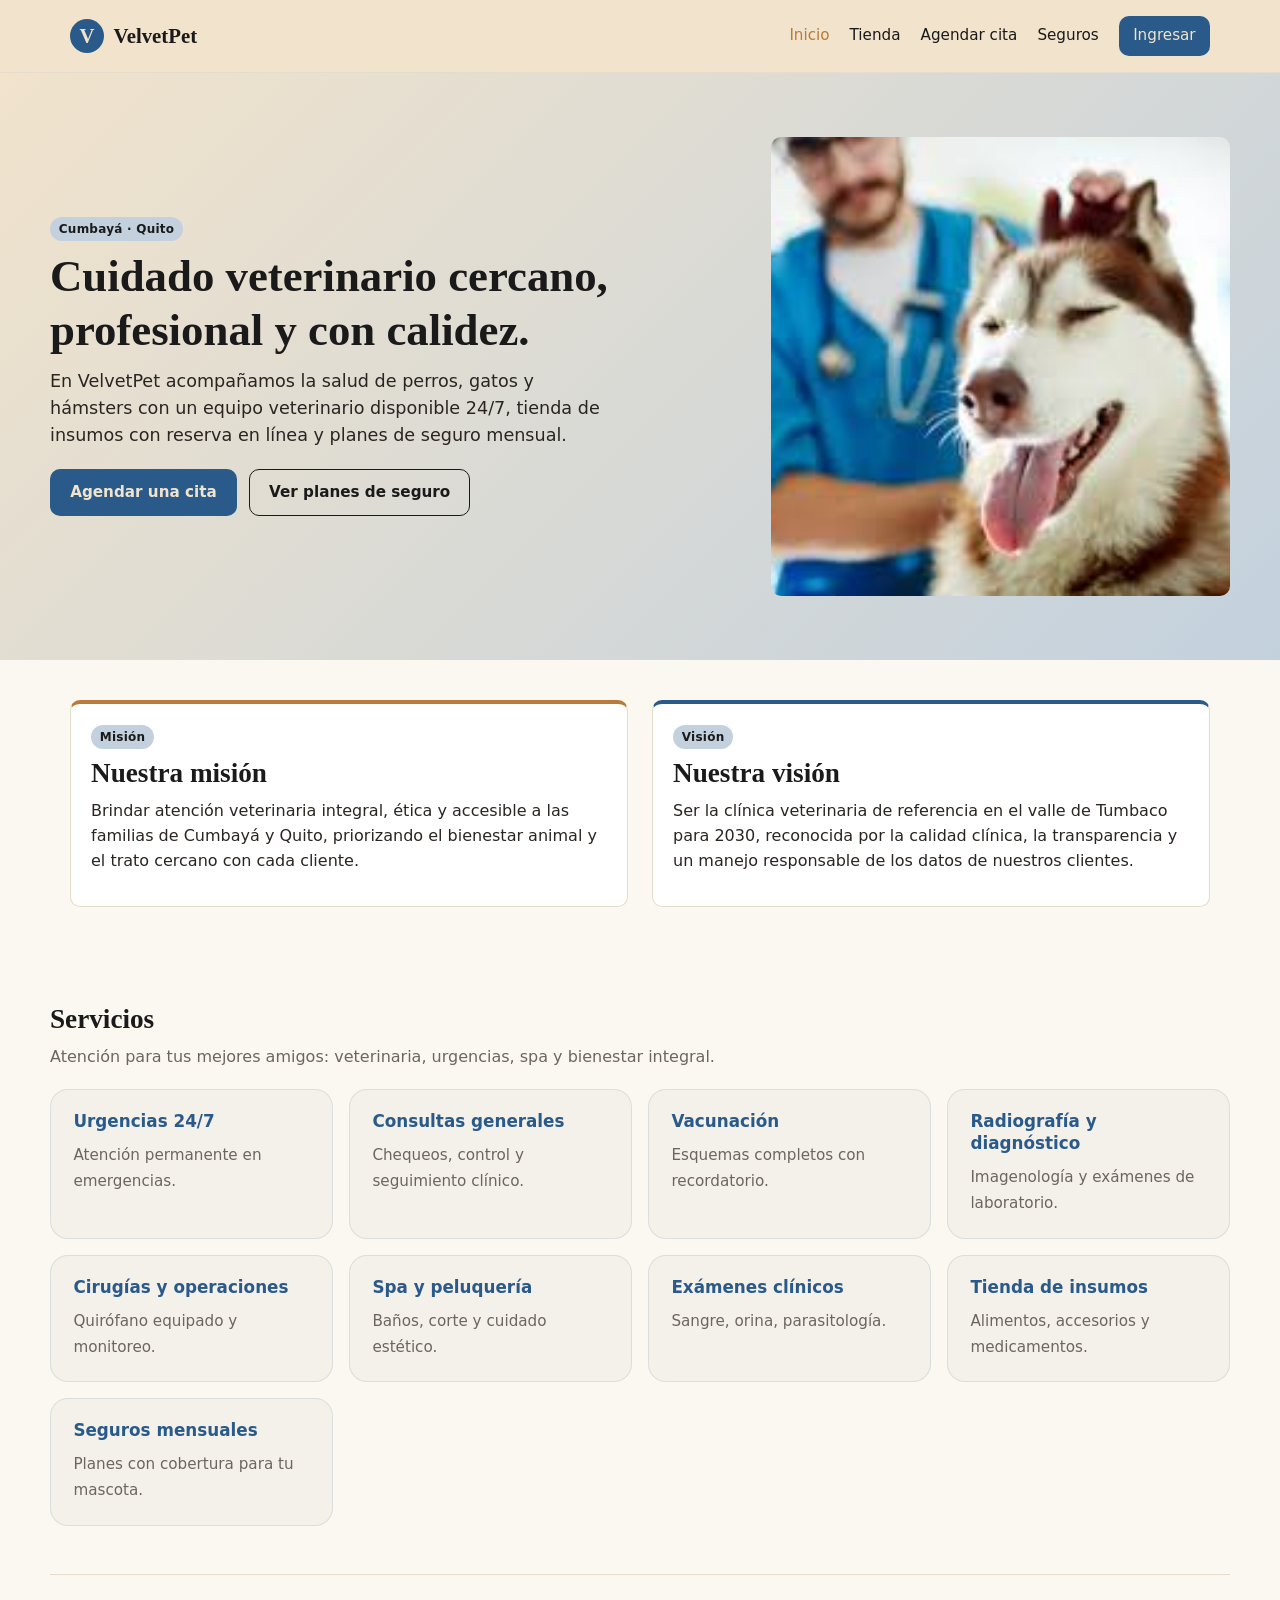
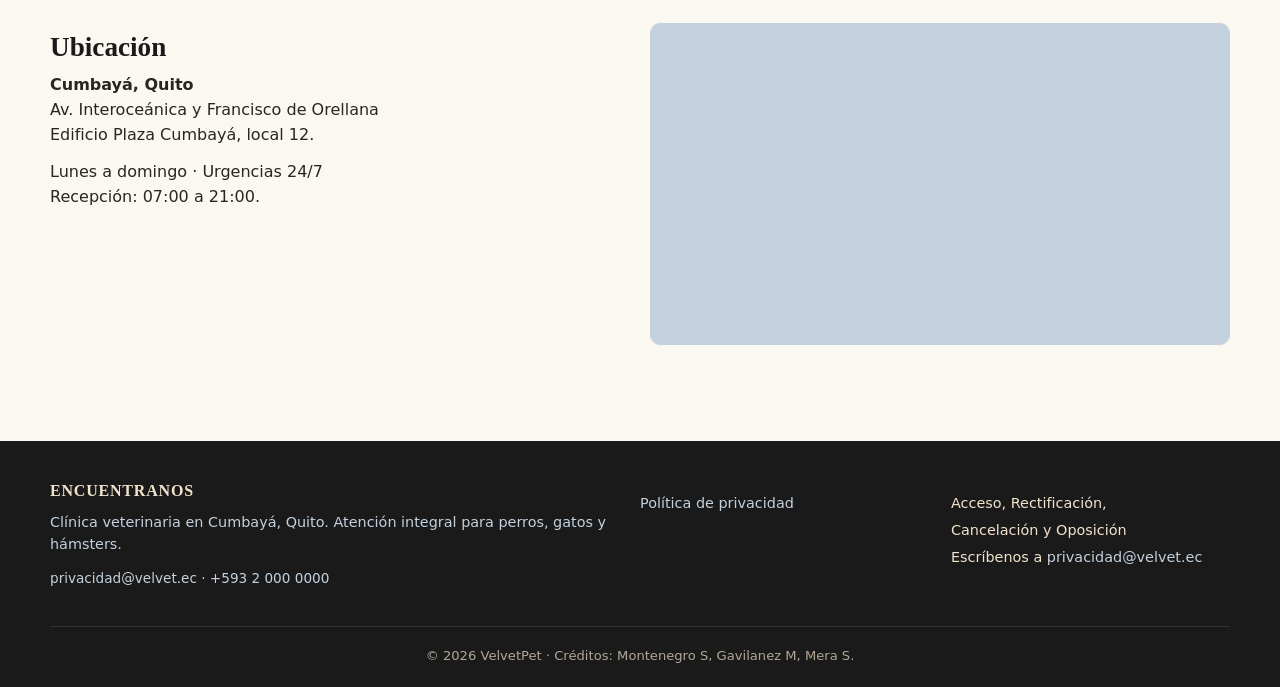
<file: index.html>
<!doctype html>
<html lang="es">
<head>
<meta charset="utf-8">
<meta name="viewport" content="width=device-width,initial-scale=1">
<title>VelvetPet · Clínica veterinaria en Cumbayá, Quito</title>
<meta name="description" content="Clínica veterinaria VelvetPet en Cumbayá. Consultas, vacunas, spa, radiografía, operaciones, tienda de insumos y seguros para tu mascota.">
<link rel="stylesheet" href="css/styles.css">
</head>
<body>
<header class="site-header">
  <nav class="nav">
    <a href="index.html" class="brand"><span class="brand-mark">V</span> VelvetPet</a>
    <button class="nav-toggle" aria-label="Abrir menú">☰</button>
    <div class="nav-links">
      <a href="index.html" class="active">Inicio</a>
      <a href="tienda.html">Tienda</a>
      <a href="citas.html">Agendar cita</a>
      <a href="seguros.html">Seguros</a>
      <a href="cuenta.html" class="nav-cta" data-nav-account>Ingresar</a>
    </div>
  </nav>
</header>

<section class="hero">
  <div class="hero-inner">
    <div>
      <span class="tag">Cumbayá · Quito</span>
      <h1 style="margin-top:.6rem">Cuidado veterinario cercano, profesional y con calidez.</h1>
      <p class="lead">En VelvetPet acompañamos la salud de perros, gatos y hámsters con un equipo veterinario disponible 24/7, tienda de insumos con reserva en línea y planes de seguro mensual.</p>
      <div class="hero-actions">
        <a href="citas.html" class="btn btn-primary">Agendar una cita</a>
        <a href="seguros.html" class="btn btn-ghost">Ver planes de seguro</a>
      </div>
    </div>
    <div class="hero-art" aria-hidden="true"> <img src="image1.png" alt="Clínica veterinaria VelvetPet" id="Imagen"></div>
  </div>
</section>

<section class="container">
  <div class="mv">
    <div class="card">
      <span class="tag">Misión</span>
      <h2>Nuestra misión</h2>
      <p>Brindar atención veterinaria integral, ética y accesible a las familias de Cumbayá y Quito, priorizando el bienestar animal y el trato cercano con cada cliente.</p>
    </div>
    <div class="card vision">
      <span class="tag">Visión</span>
      <h2>Nuestra visión</h2>
      <p>Ser la clínica veterinaria de referencia en el valle de Tumbaco para 2030, reconocida por la calidad clínica, la transparencia y un manejo responsable de los datos de nuestros clientes.</p>
    </div>
  </div>
</section>

<section class="container section">
  <h2>Servicios</h2>
  <p style="color:var(--color-muted);margin-bottom:1.2rem">Atención para tus mejores amigos: veterinaria, urgencias, spa y bienestar integral.</p>
  <ul class="services-list">
    <li class="service"><strong>Urgencias 24/7</strong><span>Atención permanente en emergencias.</span></li>
    <li class="service"><strong>Consultas generales</strong><span>Chequeos, control y seguimiento clínico.</span></li>
    <li class="service"><strong>Vacunación</strong><span>Esquemas completos con recordatorio.</span></li>
    <li class="service"><strong>Radiografía y diagnóstico</strong><span>Imagenología y exámenes de laboratorio.</span></li>
    <li class="service"><strong>Cirugías y operaciones</strong><span>Quirófano equipado y monitoreo.</span></li>
    <li class="service"><strong>Spa y peluquería</strong><span>Baños, corte y cuidado estético.</span></li>
    <li class="service"><strong>Exámenes clínicos</strong><span>Sangre, orina, parasitología.</span></li>
    <li class="service"><strong>Tienda de insumos</strong><span>Alimentos, accesorios y medicamentos.</span></li>
    <li class="service"><strong>Seguros mensuales</strong><span>Planes con cobertura para tu mascota.</span></li>
  </ul>
</section>

<section class="container section">
  <div class="grid grid-2">
    <div>
      <h2>Ubicación</h2>
      <p><strong>Cumbayá, Quito</strong><br>Av. Interoceánica y Francisco de Orellana<br>Edificio Plaza Cumbayá, local 12.</p>
      <p>Lunes a domingo · Urgencias 24/7<br>Recepción: 07:00 a 21:00.</p>
     
    </div>
    <div class="card" style="background:var(--color-sky);border-color:var(--color-sky);padding:0;overflow:hidden">
      <h3 style="padding:1rem 1.25rem;margin-bottom:0"></h3>
      <iframe
        src="https://www.google.com/maps/embed?pb=!1m18!1m12!1m3!1d63836.67848516195!2d-78.47673770542328!3d-0.2065080966112654!2m3!1f0!2f0!3f0!3m2!1i1024!2i768!4f13.1!3m3!1m2!1s0x91d5911fc4a2d301%3A0x75c0df62f9a789b0!2zQ3VtYmF5w6EsIFF1aXRv!5e0!3m2!1ses!2sec!4v1781117252379!5m2!1ses!2sec"
        width="100%"
        height="280"
        style="border:0;"
        allowfullscreen="" loading="lazy" referrerpolicy="no-referrer-when-downgrade"
      ></iframe>
    </div>
  </div>
</section>

<footer class="site-footer">
  <div class="footer-inner">
    <div>
      <h4>Encuentranos</h4>
      <p style="color:var(--color-sky);font-size:.9rem">Clínica veterinaria en Cumbayá, Quito. Atención integral para perros, gatos y hámsters.</p>
      <p style="font-size:.85rem;color:var(--color-sky);margin-top:.5rem">privacidad@velvet.ec · +593 2 000 0000</p>
    </div>
    <div>
      <h4></h4>
      <ul>
        <li><a href="docs/POLÍTICA DE PRIVACIDAD .pdf" target="_blank" rel="noopener">Política de privacidad</a></li>
      </ul>
    </div>
    <div>
      <h4></h4>
      <ul>
        <li>Acceso, Rectificación,</li>
        <li>Cancelación y Oposición</li>
        <li>Escríbenos a <a href="mailto:privacidad@velvet.ec">privacidad@velvet.ec</a></li>
      </ul>
    </div>
  </div>
  <div class="footer-bottom">
    © 2026 VelvetPet · Créditos: Montenegro S, Gavilanez M, Mera S.
  </div>
</footer>

<script src="js/common.js"></script>
</body>
</html>
</file>
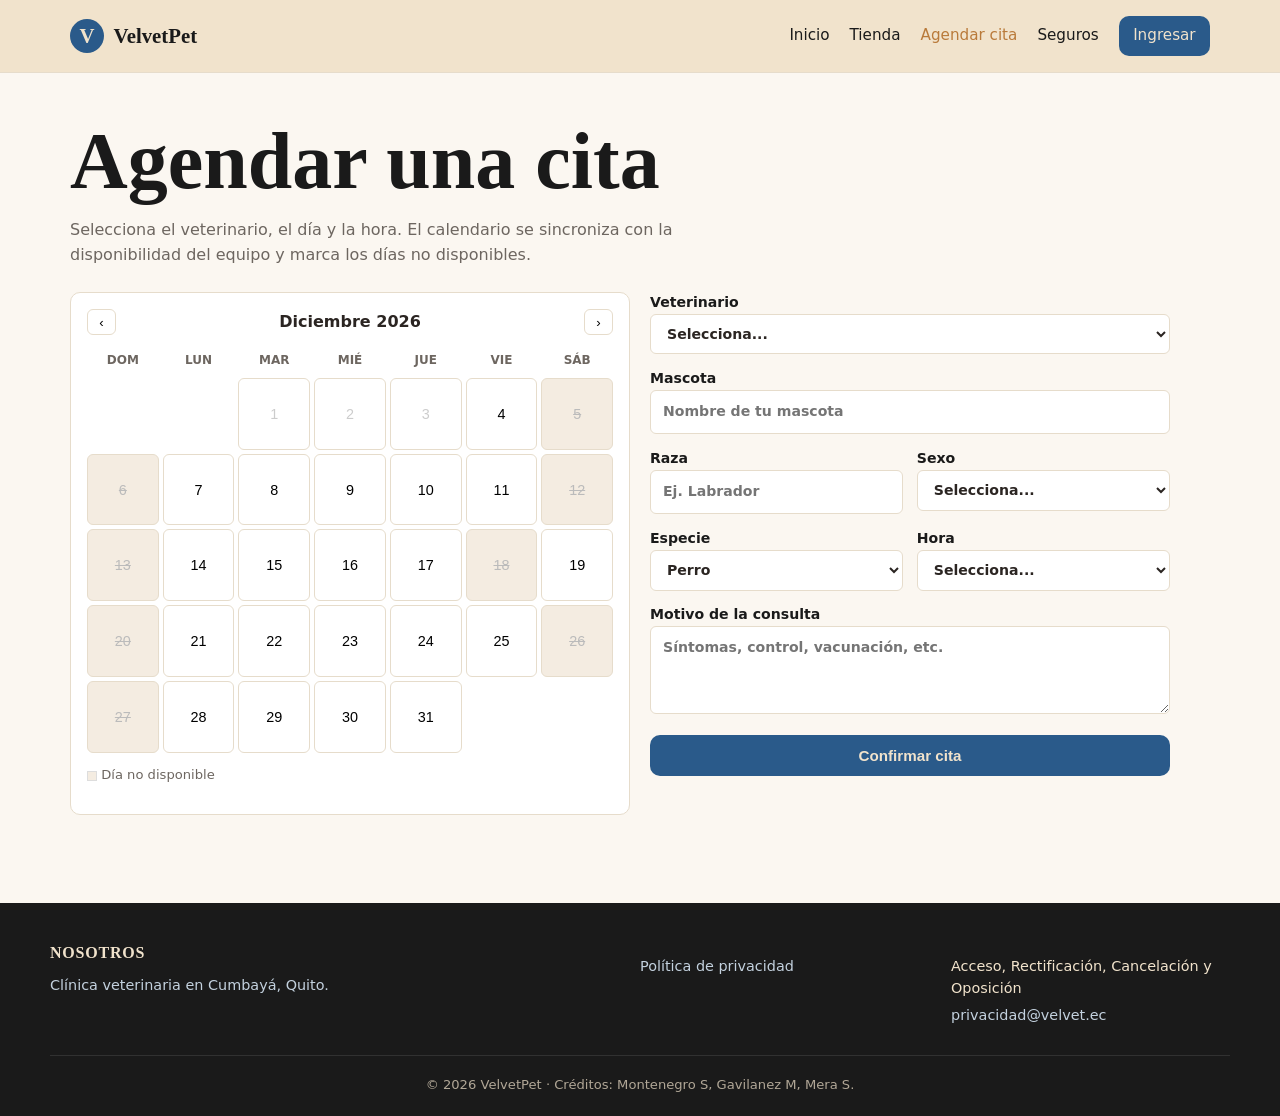
<file: citas.html>
<!doctype html>
<html lang="es">
<head>
<meta charset="utf-8">
<meta name="viewport" content="width=device-width,initial-scale=1">
<title>Agendar cita · VelvetPet</title>
<meta name="description" content="Agenda una cita veterinaria con disponibilidad sincronizada con nuestro equipo.">
<link rel="stylesheet" href="css/styles.css">
</head>
<body>
<header class="site-header">
  <nav class="nav">
    <a href="index.html" class="brand"><span class="brand-mark">V</span> VelvetPet</a>
    <button class="nav-toggle" aria-label="Abrir menú">☰</button>
    <div class="nav-links">
      <a href="index.html">Inicio</a>
      <a href="tienda.html">Tienda</a>
      <a href="citas.html" class="active">Agendar cita</a>
      <a href="seguros.html">Seguros</a>
      <a href="cuenta.html" class="nav-cta" data-nav-account>Ingresar</a>
    </div>
  </nav>
</header>

<section class="container">
  <h1>Agendar una cita</h1>
  <p style="max-width:680px;color:var(--color-muted)">Selecciona el veterinario, el día y la hora. El calendario se sincroniza con la disponibilidad del equipo y marca los días no disponibles.</p>

  <div class="grid grid-2" style="margin-top:1.5rem;align-items:start">
    <div class="calendar">
      <div class="cal-head">
        <button id="cal-prev" type="button">‹</button>
        <strong id="cal-title"></strong>
        <button id="cal-next" type="button">›</button>
      </div>
      <div class="cal-grid" id="cal-grid"></div>
      <p style="margin-top:.8rem;font-size:.82rem;color:var(--color-muted)">
        <span style="display:inline-block;width:10px;height:10px;background:#f4ece1;border:1px solid #ddd;vertical-align:middle"></span>
        Día no disponible
      </p>
    </div>

    <form class="form" id="appt-form">
      <label>Veterinario
        <select id="vet" required>
          <option value="">Selecciona...</option>
          <option value="Dra. Andrea Salazar">Dra. Andrea Salazar (medicina general)</option>
          <option value="Dr. Felipe Cárdenas">Dr. Felipe Cárdenas (cirugía)</option>
          <option value="Dra. Lucía Mera">Dra. Lucía Mera (dermatología y spa)</option>
        </select>
      </label>
      <label>Mascota
        <input type="text" id="pet" placeholder="Nombre de tu mascota" required>
      </label>
      <div class="row">
        <label>Raza
          <input type="text" id="breed" placeholder="Ej. Labrador" required>
        </label>
        <label>Sexo
          <select id="sex" required>
            <option value="">Selecciona...</option>
            <option value="Macho">Macho</option>
            <option value="Hembra">Hembra</option>
          </select>
        </label>
      </div>
      <div class="row">
        <label>Especie
          <select id="species" required>
            <option>Perro</option><option>Gato</option><option>Hámster</option>
          </select>
        </label>
        <label>Hora
          <select id="time" required>
            <option value="">Selecciona...</option>
            <option>08:00</option><option>09:00</option><option>10:00</option>
            <option>11:00</option><option>14:00</option><option>15:00</option>
            <option>16:00</option><option>17:00</option>
          </select>
        </label>
      </div>
      <label>Motivo de la consulta
        <textarea id="reason" rows="3" placeholder="Síntomas, control, vacunación, etc."></textarea>
      </label>
      <p id="selected-date" class="notice info" style="display:none"></p>
      <button class="btn btn-primary" type="submit">Confirmar cita</button>
    </form>
  </div>
</section>

<footer class="site-footer">
  <div class="footer-inner">
    <div><h4>Nosotros</h4><p style="color:var(--color-sky);font-size:.9rem">Clínica veterinaria en Cumbayá, Quito.</p></div>
    <div><h4></h4><ul>
      <li><a href="docs/POLÍTICA DE PRIVACIDAD .pdf" target="_blank">Política de privacidad</a></li>
    </ul></div>
    <div><h4></h4><ul>
      <li>Acceso, Rectificación, Cancelación y Oposición</li>
      <li><a href="mailto:privacidad@velvet.ec">privacidad@velvet.ec</a></li>
    </ul></div>
  </div>
  <div class="footer-bottom">© 2026 VelvetPet · Créditos: Montenegro S, Gavilanez M, Mera S.</div>
</footer>

<script src="js/common.js"></script>
<script src="js/citas.js"></script>
</body>
</html>
</file>
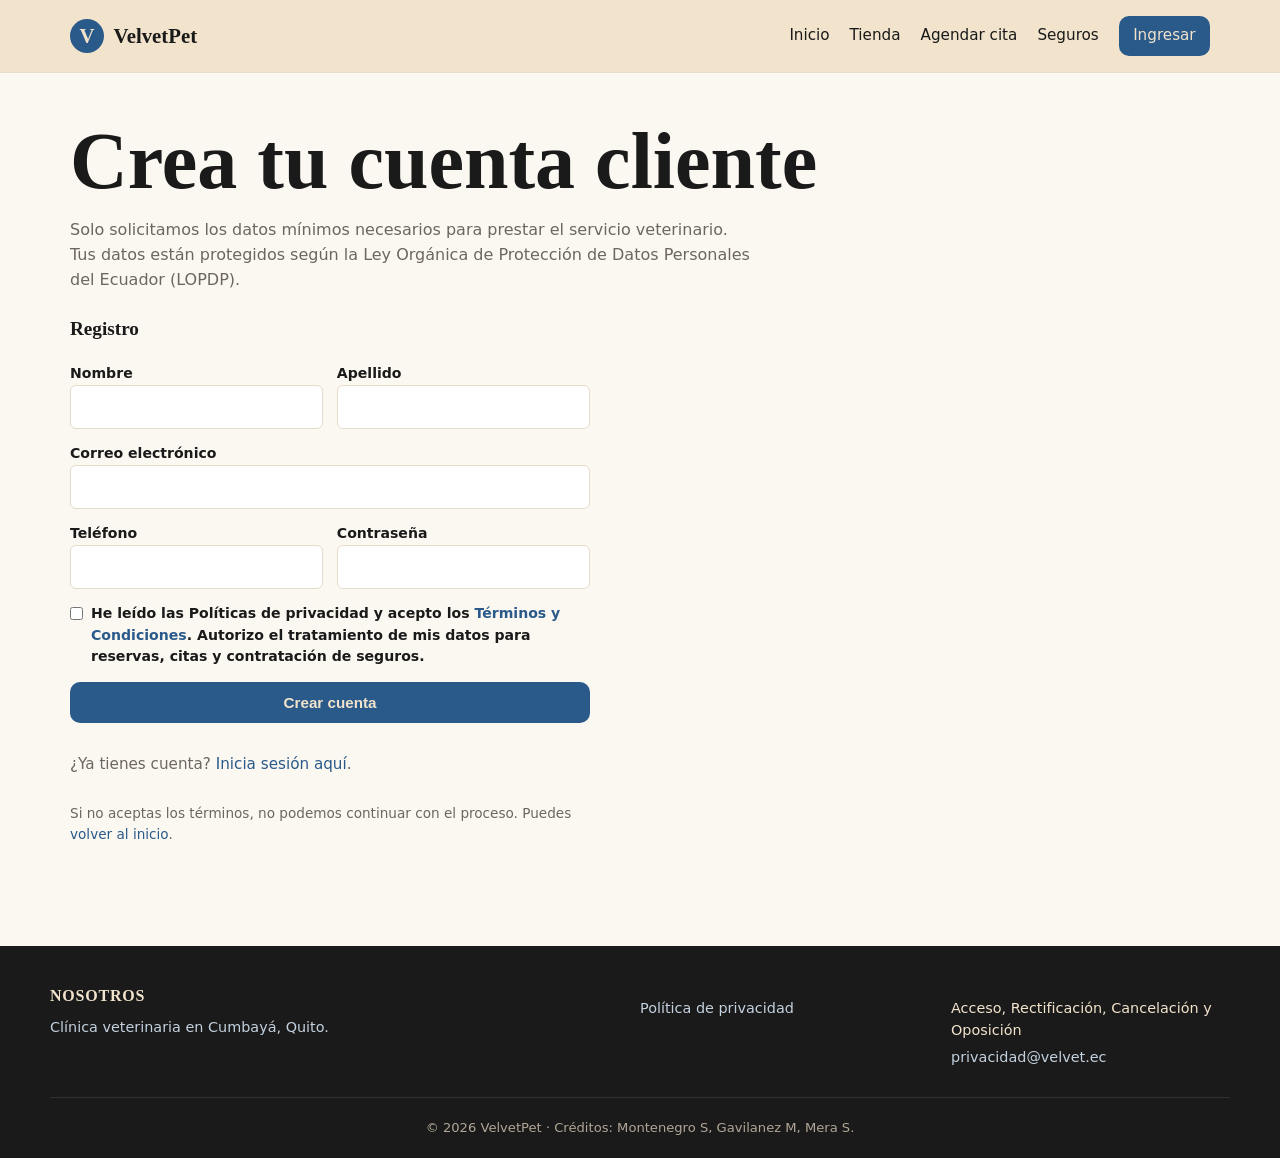
<file: cuenta.html>
<!doctype html>
<html lang="es">
<head>
<meta charset="utf-8">
<meta name="viewport" content="width=device-width,initial-scale=1">
<title>Mi cuenta · VelvetPet</title>
<meta name="description" content="Crea tu cuenta o accede a tu historial clínico en VelvetPet.">
<link rel="stylesheet" href="css/styles.css">
</head>
<body>
<header class="site-header">
  <nav class="nav">
    <a href="index.html" class="brand"><span class="brand-mark">V</span> VelvetPet</a>
    <button class="nav-toggle" aria-label="Abrir menú">☰</button>
    <div class="nav-links">
      <a href="index.html">Inicio</a>
      <a href="tienda.html">Tienda</a>
      <a href="citas.html">Agendar cita</a>
      <a href="seguros.html">Seguros</a>
      <a href="cuenta.html" class="nav-cta active" data-nav-account>Ingresar</a>
    </div>
  </nav>
</header>

<section class="container" id="auth-view">
  <h1 id="auth-title">Crea tu cuenta cliente</h1>
  <p style="max-width:680px;color:var(--color-muted)" id="auth-sub">Solo solicitamos los datos mínimos necesarios para prestar el servicio veterinario. Tus datos están protegidos según la Ley Orgánica de Protección de Datos Personales del Ecuador (LOPDP).</p>

  <div class="grid grid-2" style="margin-top:1.5rem;align-items:start">
    <form class="form" id="register-form">
      <h3>Registro</h3>
      <div class="row">
        <label>Nombre <input id="r-name" required maxlength="60"></label>
        <label>Apellido <input id="r-last" required maxlength="60"></label>
      </div>
      <label>Correo electrónico <input type="email" id="r-email" required></label>
      <div class="row">
        <label>Teléfono <input type="tel" id="r-phone" required pattern="[0-9]{7,10}"></label>
        <label>Contraseña <input type="password" id="r-pass" required minlength="6"></label>
      </div>
      <div class="checkbox">
        <input type="checkbox" id="r-terms" required>
        <label for="r-terms">He leído las Políticas de privacidad</a> y acepto los <a href="docs/POLÍTICA DE PRIVACIDAD .pdf" target="_blank">Términos y Condiciones</a>. Autorizo el tratamiento de mis datos para reservas, citas y contratación de seguros.</label>
      </div>
      <button class="btn btn-primary" type="submit">Crear cuenta</button>
      <p id="register-message" style="font-size:.9rem;color:#a33;margin-top:.9rem;display:none"></p>
      <p style="margin-top:1rem;font-size:.95rem;color:var(--color-muted)">¿Ya tienes cuenta? <a href="login.html">Inicia sesión aquí</a>.</p>
      <p style="font-size:.85rem;color:var(--color-muted)">Si no aceptas los términos, no podemos continuar con el proceso. Puedes <a href="index.html">volver al inicio</a>.</p>
    </form>
  </div>
</section>

<section class="container" id="dash-view" style="display:none">
  <h1>Mi cuenta</h1>
  <div class="dash-grid" style="margin-top:1rem">
    <aside class="dash-side">
      <h3 id="dash-name"></h3>
      <p class="user-email" id="dash-email"></p>
  
      <hr style="border:0;border-top:1px solid var(--color-line);margin:1rem 0">
      <button class="btn btn-ghost" id="logout-btn" style="width:100%;margin-bottom:.5rem">Cerrar sesión</button>

    </aside>

    <div>
      <div class="card" style="margin-bottom:1rem">
        <h3>Citas agendadas</h3>
        <div id="appt-list"></div>
      </div>
      <div class="card" style="margin-bottom:1rem">
        <h3>Reservas de productos</h3>
        <div id="res-list"></div>
      </div>
      <div class="card" style="margin-bottom:1rem">
        <h3>Seguros activos</h3>
        <div id="ins-list"></div>
      </div>
      <div class="card">
        <h3>Historial clínico por mascota</h3>
        <p style="color:var(--color-muted);font-size:.95rem;margin-bottom:1rem">Filtra y revisa el historial clínico de tus mascotas basado en las citas y registros guardados.</p>
        <div class="form" style="margin-bottom:1rem">
          <div class="row">
            <label>Mascota
              <select id="history-pet"></select>
            </label>
            <label>Filtro
              <select id="history-filter">
                <option value="all">Todo</option>
                <option value="vacunas">Vacunas</option>
                <option value="diagnosticos">Diagnósticos</option>
                <option value="solicitudes">Solicitudes</option>
              </select>
            </label>
          </div>
        </div>
        <div id="hist-list"></div>
      </div>
    </div>
  </div>
</section>

<footer class="site-footer">
  <div class="footer-inner">
    <div><h4>Nosotros</h4><p style="color:var(--color-sky);font-size:.9rem">Clínica veterinaria en Cumbayá, Quito.</p></div>
    <div><h4></h4><ul>
      <li><a href="docs/POLÍTICA DE PRIVACIDAD .pdf" target="_blank">Política de privacidad</a></li>
    </ul></div>
    <div><h4></h4><ul>
      <li>Acceso, Rectificación, Cancelación y Oposición</li>
      <li><a href="mailto:privacidad@velvet.ec">privacidad@velvet.ec</a></li>
    </ul></div>
  </div>
  <div class="footer-bottom">© 2026 VelvetPet · Créditos: Montenegro S, Gavilanez M, Mera S.</div>
</footer>

<script src="js/common.js"></script>
<script src="js/cuenta.js"></script>
</body>
</html>
</file>
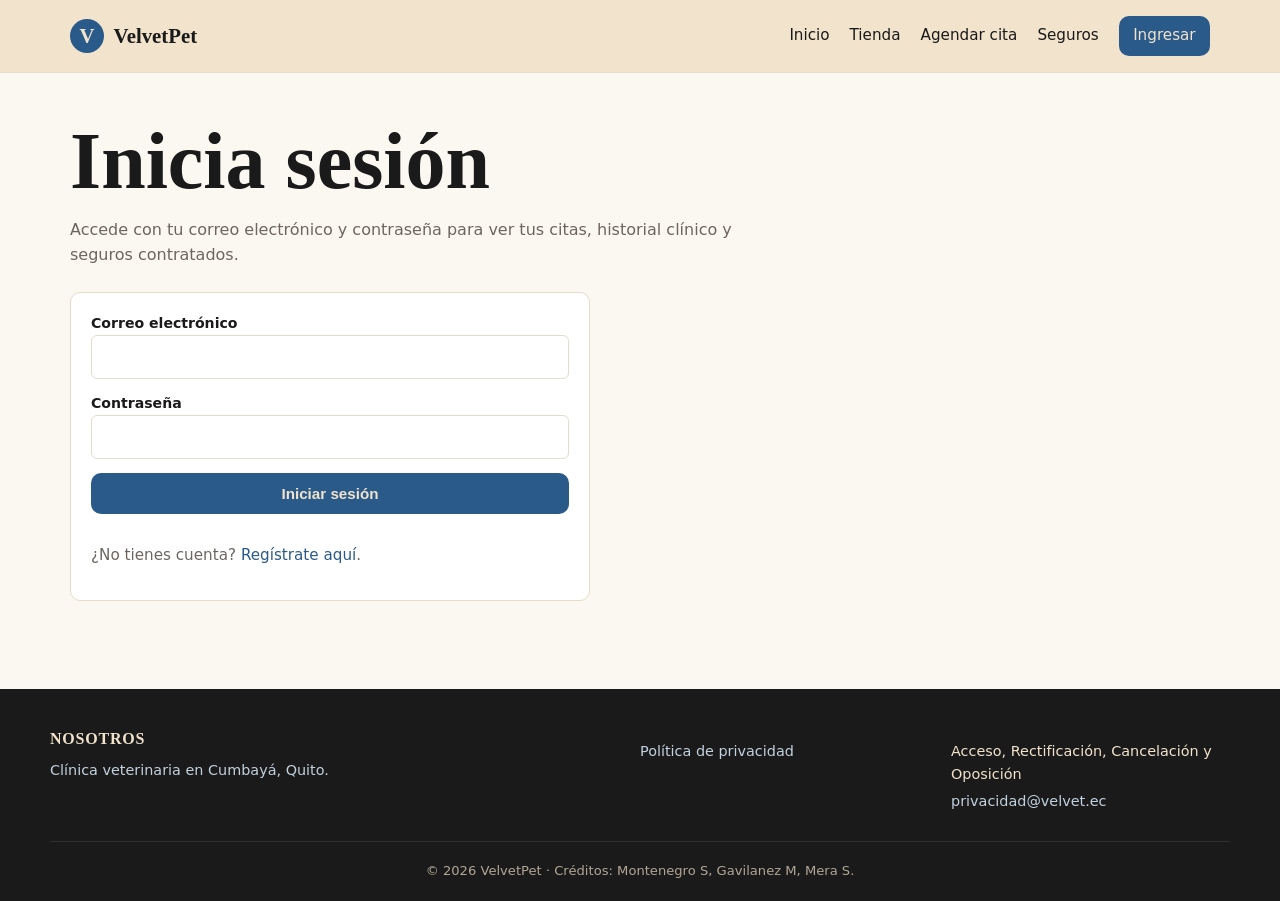
<file: login.html>
<!doctype html>
<html lang="es">
<head>
<meta charset="utf-8">
<meta name="viewport" content="width=device-width,initial-scale=1">
<title>Iniciar sesión · VelvetPet</title>
<meta name="description" content="Inicia sesión en VelvetPet para agendar citas, revisar tu historial y contratar seguros.">
<link rel="stylesheet" href="css/styles.css">
</head>
<body>
<header class="site-header">
  <nav class="nav">
    <a href="index.html" class="brand"><span class="brand-mark">V</span> VelvetPet</a>
    <button class="nav-toggle" aria-label="Abrir menú">☰</button>
    <div class="nav-links">
      <a href="index.html">Inicio</a>
      <a href="tienda.html">Tienda</a>
      <a href="citas.html">Agendar cita</a>
      <a href="seguros.html">Seguros</a>
      <a href="cuenta.html" class="nav-cta" data-nav-account>Mi cuenta</a>
    </div>
  </nav>
</header>

<section class="container">
  <h1 id="login-heading">Inicia sesión</h1>
  <p id="login-description" style="max-width:680px;color:var(--color-muted)">Accede con tu correo electrónico y contraseña para ver tus citas, historial clínico y seguros contratados.</p>
  <div class="card" style="max-width:520px;margin-top:1.5rem">
    <form class="form" id="login-form">
      <label>Correo electrónico <input type="email" id="l-email" required></label>
      <label>Contraseña <input type="password" id="l-pass" required></label>
      <button class="btn btn-primary" type="submit">Iniciar sesión</button>
      <p style="margin-top:1rem;font-size:.95rem;color:var(--color-muted)">¿No tienes cuenta? <a href="cuenta.html">Regístrate aquí</a>.</p>
    </form>
  </div>
</section>

<footer class="site-footer">
  <div class="footer-inner">
    <div><h4>Nosotros</h4><p style="color:var(--color-sky);font-size:.9rem">Clínica veterinaria en Cumbayá, Quito.</p></div>
    <div><h4></h4><ul>
      <li><a href="docs/POLÍTICA DE PRIVACIDAD .pdf" target="_blank">Política de privacidad</a></li>
    </ul></div>
    <div><h4></h4><ul>
      <li>Acceso, Rectificación, Cancelación y Oposición</li>
      <li><a href="mailto:privacidad@velvet.ec">privacidad@velvet.ec</a></li>
    </ul></div>
  </div>
  <div class="footer-bottom">© 2026 VelvetPet · Créditos: Montenegro S, Gavilanez M, Mera S.</div>
</footer>

<script src="js/common.js"></script>
<script src="js/login.js"></script>
</body>
</html>
</file>
<file: css/styles.css>
/* VelvetPet - Paleta basada en imagen de referencia */
:root{
  --color-ink:#1a1a1a;
  --color-caramel:#b97a3a;
  --color-cream:#f1e3cc;
  --color-sky:#c3d1de;
  --color-blue:#2a5a8a;
  --color-bg:#fbf7f1;
  --color-text:#2b2522;
  --color-muted:#6d6660;
  --color-line:#e6dccb;
  --radius:10px;
  --shadow:0 2px 10px rgba(26,26,26,.06);
  --font-head:Georgia, 'Times New Roman', serif;
  --font-body:'Segoe UI', system-ui, -apple-system, sans-serif;
}
*{box-sizing:border-box;margin:0;padding:0}
html,body{height:100%}
body{
  font-family:var(--font-body);
  color:var(--color-text);
  background:var(--color-bg);
  line-height:1.55;
}
a{color:var(--color-blue);text-decoration:none}
a:hover{text-decoration:underline}
h1,h2,h3,h4{font-family:var(--font-head);color:var(--color-ink);line-height:1.2;margin-bottom:.6rem}
h1{font-size:5rem}
h2{font-size:1.7rem;margin-top:.5rem}
h3{font-size:1.2rem}
p{margin-bottom:.8rem}
img{max-width:100%;display:block}

/* Header */
.site-header{
  background:var(--color-cream);
  border-bottom:1px solid var(--color-line);
}
.nav{
  max-width:1180px;margin:0 auto;padding:1rem 1.25rem;
  display:flex;align-items:center;justify-content:space-between;gap:1rem;
}
.brand{display:flex;align-items:center;gap:.6rem;font-family:var(--font-head);font-size:1.3rem;color:var(--color-ink);font-weight:700}
.brand-mark{
  width:34px;height:34px;border-radius:50%;
  background:var(--color-blue);color:var(--color-cream);
  display:grid;place-items:center;font-weight:700;font-family:var(--font-head);
}
.nav-links{display:flex;gap:1.25rem;flex-wrap:wrap;align-items:center}
.nav-links a{color:var(--color-ink);font-weight:500;font-size:.95rem}
.nav-links a.active{color:var(--color-caramel)}
.nav-cta{
  background:var(--color-blue);color:var(--color-cream)!important;
  padding:.5rem .9rem;border-radius:var(--radius);font-weight:600;
}
.nav-cta:hover{background:var(--color-ink);text-decoration:none}
.nav-toggle{display:none;background:none;border:0;font-size:1.4rem;cursor:pointer;color:var(--color-ink)}

/* Layout */
.container{max-width:1180px;margin:0 auto;padding:2.5rem 1.25rem}
.section{padding:3rem 0}
.section + .section{border-top:1px solid var(--color-line)}

/* Hero */
.hero{
  background:linear-gradient(135deg,var(--color-cream) 0%, var(--color-sky) 100%);
  padding:4rem 1.25rem;
}
.hero-inner{max-width:1180px;margin:0 auto;display:grid;grid-template-columns:1.2fr .8fr;gap:2rem;align-items:center}
.hero h1{font-size:2.8rem;color:var(--color-ink)}
.hero p.lead{font-size:1.1rem;color:var(--color-text);max-width:560px}
.hero-actions{margin-top:1.2rem;display:flex;gap:.75rem;flex-wrap:wrap}
.hero-art{
  position:relative;
  aspect-ratio:1/1;border-radius:var(--radius);
  overflow:hidden;
  background:var(--color-blue);
  display:grid;
  place-items:center;
}
.hero-art img{
  width:100%;
  height:100%;
  object-fit:cover;
  display:block;
}

/* Buttons */
.btn{
  display:inline-block;padding:.7rem 1.2rem;border-radius:var(--radius);
  border:1px solid transparent;font-weight:600;cursor:pointer;font-size:.95rem;
  transition:all .15s ease;
}
.btn-primary{background:var(--color-blue);color:var(--color-cream)}
.btn-primary:hover{background:var(--color-ink);text-decoration:none;color:var(--color-cream)}
.btn-secondary{background:var(--color-caramel);color:#fff}
.btn-secondary:hover{background:#9b6630;text-decoration:none;color:#fff}
.btn-ghost{background:transparent;border-color:var(--color-ink);color:var(--color-ink)}
.btn-ghost:hover{background:var(--color-ink);color:var(--color-cream);text-decoration:none}
.btn[disabled]{opacity:.5;cursor:not-allowed}

/* Cards / grid simple */
.grid{display:grid;gap:1.25rem}
.grid-3{grid-template-columns:repeat(3,1fr)}
.grid-2{grid-template-columns:repeat(2,1fr)}
.card{
  background:#fff;border:1px solid var(--color-line);
  border-radius:var(--radius);padding:1.25rem;
}
.card h3{color:var(--color-blue)}
.tag{display:inline-block;background:var(--color-sky);color:var(--color-ink);
  padding:.15rem .55rem;border-radius:999px;font-size:.75rem;font-weight:600;letter-spacing:.02em}

/* Services list */
.services-list{
  display:grid;
  grid-template-columns:repeat(auto-fit,minmax(240px,1fr));
  gap:1rem;
  list-style:none;
  padding:0;
  margin:0;
}
.services-list .service{
  padding:1.3rem 1.4rem;
  background:rgba(243,239,233,.85);
  border:1px solid rgba(42,90,138,.12);
  border-radius:18px;
  display:flex;
  flex-direction:column;
  gap:.65rem;
  min-height:120px;
  transition:transform .2s ease, box-shadow .2s ease, background .2s ease;
}
.services-list .service:hover{
  transform:translateY(-2px);
  box-shadow:0 14px 28px rgba(42,90,138,.12);
  background:rgba(255,255,255,.95);
}
.services-list .service strong{color:var(--color-blue);font-size:1.05rem;line-height:1.3}
.services-list .service span{font-size:.95rem;color:var(--color-muted);line-height:1.7}

/* Mision / vision */
.mv{display:grid;grid-template-columns:1fr 1fr;gap:1.5rem}
.mv .card{border-top:4px solid var(--color-caramel)}
.mv .card.vision{border-top-color:var(--color-blue)}

/* Forms */
.form{display:grid;gap:.85rem;max-width:520px}
.form label{font-size:.88rem;font-weight:600;color:var(--color-ink)}
.form input, .form select, .form textarea{
  width:100%;padding:.65rem .75rem;border:1px solid var(--color-line);
  border-radius:6px;background:#fff;font:inherit;color:var(--color-text);
}
.form input:focus, .form select:focus, .form textarea:focus{
  outline:2px solid var(--color-sky);border-color:var(--color-blue);
}
.form .row{display:grid;grid-template-columns:1fr 1fr;gap:.85rem}
.checkbox{display:flex;gap:.5rem;align-items:flex-start;font-size:.9rem;color:var(--color-text)}
.checkbox input{width:auto;margin-top:.25rem}

/* Table */
.table{width:100%;border-collapse:collapse;background:#fff;border:1px solid var(--color-line);border-radius:var(--radius);overflow:hidden}
.table th,.table td{padding:.75rem .9rem;text-align:left;border-bottom:1px solid var(--color-line);font-size:.92rem}
.table th{background:var(--color-cream);color:var(--color-ink);font-weight:600}

/* Calendar */
.calendar{background:#fff;border:1px solid var(--color-line);border-radius:var(--radius);padding:1rem}
.cal-head{display:flex;justify-content:space-between;align-items:center;margin-bottom:.75rem}
.cal-head button{background:none;border:1px solid var(--color-line);padding:.3rem .7rem;border-radius:6px;cursor:pointer}
.cal-grid{display:grid;grid-template-columns:repeat(7,1fr);gap:4px}
.cal-day-name{font-size:.75rem;color:var(--color-muted);text-align:center;padding:.25rem 0;font-weight:600;text-transform:uppercase}
.cal-day{
  aspect-ratio:1/1;display:grid;place-items:center;font-size:.9rem;
  border:1px solid var(--color-line);border-radius:6px;cursor:pointer;background:#fff;
}
.cal-day.empty{background:transparent;border:0;cursor:default}
.cal-day.unavailable{background:#f4ece1;color:#bbb;cursor:not-allowed;text-decoration:line-through}
.cal-day.available:hover{background:var(--color-sky)}
.cal-day.selected{background:var(--color-blue);color:#fff;border-color:var(--color-blue)}
.cal-day.past{color:#ccc;cursor:not-allowed}

/* Shop */
.shop-grid{display:grid;grid-template-columns:repeat(3,1fr);gap:1.25rem}
.product{background:#fff;border:1px solid var(--color-line);border-radius:var(--radius);padding:1rem}
.product .thumb{
  aspect-ratio:4/3;
  border-radius:12px;
  margin-bottom:.9rem;
  overflow:hidden;
  background:var(--color-sky);
}
.product .thumb img{
  width:100%;
  height:100%;
  object-fit:cover;
  display:block;
}
.product h4{margin-bottom:.35rem;color:var(--color-ink);font-family:var(--font-head)}
.product .price{color:var(--color-caramel);font-weight:700;font-size:1.05rem;margin:.4rem 0}

/* Plans (insurance) */
.plans{display:grid;grid-template-columns:repeat(3,1fr);gap:1.25rem}
.plan{background:#fff;border:1px solid var(--color-line);border-radius:var(--radius);padding:1.5rem;display:flex;flex-direction:column}
.plan.featured{border-color:var(--color-blue);border-width:2px}
.plan h3{color:var(--color-ink)}
.plan .price{font-size:2rem;font-family:var(--font-head);color:var(--color-blue);margin:.5rem 0}
.plan ul{list-style:none;margin:1rem 0;flex:1}
.plan ul li{padding:.4rem 0;border-bottom:1px dashed var(--color-line);font-size:.92rem}
.plan ul li:before{content:"✓ ";color:var(--color-caramel);font-weight:700}

/* Footer */
.site-footer{
  background:var(--color-ink);color:var(--color-cream);
  padding:2.5rem 1.25rem 1.25rem;margin-top:3rem;
}
.footer-inner{max-width:1180px;margin:0 auto;display:grid;grid-template-columns:2fr 1fr 1fr;gap:2rem}
.site-footer h4{color:var(--color-cream);font-family:var(--font-head);margin-bottom:.7rem;font-size:1rem;text-transform:uppercase;letter-spacing:.05em}
.site-footer a{color:var(--color-sky)}
.site-footer ul{list-style:none}
.site-footer ul li{margin:.3rem 0;font-size:.9rem}
.footer-bottom{
  max-width:1180px;margin:1.5rem auto 0;padding-top:1.2rem;
  border-top:1px solid rgba(255,255,255,.1);
  font-size:.82rem;color:rgba(241,227,204,.7);text-align:center;
}

/* Modal */
.modal-backdrop{
  position:fixed;inset:0;background:rgba(26,26,26,.55);
  display:none;align-items:center;justify-content:center;z-index:100;padding:1rem;
}
.modal-backdrop.open{display:flex}
.provider-options{
  display:grid;
  grid-template-columns:repeat(2,minmax(0,1fr));
  gap:1rem;
  margin-bottom:1rem;
}
.pay-provider-card{
  appearance:none;border:2px solid var(--color-line);
  border-radius:var(--radius);padding:1rem;
  display:flex;align-items:center;gap:1rem;
  text-align:left;transition:transform .15s ease,border-color .15s ease,box-shadow .15s ease;
  background:#fff;color:var(--color-ink);cursor:pointer;
}
.pay-provider-card:hover{transform:translateY(-2px);border-color:var(--color-blue);box-shadow:0 10px 20px rgba(0,0,0,.08)}
.pay-provider-card.selected{box-shadow:0 14px 30px rgba(0,0,0,.12);}
.pay-provider-card img{width:56px;height:56px;object-fit:contain;border-radius:14px;background:#fff;}
.pay-provider-card h4{margin:0;font-size:1rem;}
.pay-provider-card p{margin:0;color:var(--color-muted);font-size:.9rem;line-height:1.4;}
.pay-provider-card.payphone{border-color:#ff7f00;background:rgba(255,127,0,.08);color:#b24200;}
.pay-provider-card.payphone:hover{background:rgba(255,127,0,.12);}
.pay-provider-card.payphone.selected{background:rgba(255,127,0,.18);}
.pay-provider-card.deuna{border-color:#7e3dff;background:linear-gradient(135deg,#7e3dff 0%,#8a00d9 100%);color:#fff;}
.pay-provider-card.deuna:hover{background:linear-gradient(135deg,#6f00c7 0%,#8a00d9 100%);}
.pay-provider-card.deuna.selected{background:linear-gradient(135deg,#5500a8 0%,#8a00d9 100%);}
.pay-provider-card.deuna h4,
.pay-provider-card.deuna p{color:#fff;}
.pay-provider-card.deuna img{background:#fff;}
@media (max-width:720px){.provider-options{grid-template-columns:1fr}}
.modal{
  background:#fff;border-radius:var(--radius);max-width:520px;width:100%;
  padding:1.75rem;box-shadow:0 10px 40px rgba(0,0,0,.2);max-height:90vh;overflow:auto;
}
.modal h3{margin-bottom:1rem;color:var(--color-ink)}
.modal-close{float:right;background:none;border:0;font-size:1.4rem;cursor:pointer;color:var(--color-muted)}

/* Notice / alert */
.notice{
  background:var(--color-cream);border-left:4px solid var(--color-caramel);
  padding:.85rem 1rem;border-radius:6px;font-size:.92rem;margin:1rem 0;
}
.notice.info{border-color:var(--color-blue);background:#eaf0f7}
.notice.success{border-color:#5b8c5a;background:#eef4ed}

/* Account / dashboard */
.dash-grid{display:grid;grid-template-columns:1fr 2fr;gap:1.5rem}
.dash-side{background:#fff;border:1px solid var(--color-line);border-radius:var(--radius);padding:1.2rem;height:fit-content}
.dash-side h3{font-size:1rem;margin-bottom:.5rem}
.dash-side .user-email{color:var(--color-muted);font-size:.85rem;word-break:break-all}
.dash-side .danger{color:#a33;border:1px solid #a33;background:transparent}

/* Responsive */
@media (max-width:820px){
  .nav-links{display:none;position:absolute;top:64px;left:0;right:0;background:var(--color-cream);
    flex-direction:column;padding:1rem;border-bottom:1px solid var(--color-line);z-index:50}
  .nav-links.open{display:flex}
  .nav-toggle{display:block}
  .hero-inner{grid-template-columns:1fr}
  .hero h1{font-size:2rem}
  .grid-3,.services,.shop-grid,.plans{grid-template-columns:1fr}
  .grid-2,.mv,.dash-grid{grid-template-columns:1fr}
  #auth-view .grid{justify-items:center}
  #auth-view .form{margin:0 auto}
  .form .row{grid-template-columns:1fr}
  .footer-inner{grid-template-columns:1fr}
}
</file>
